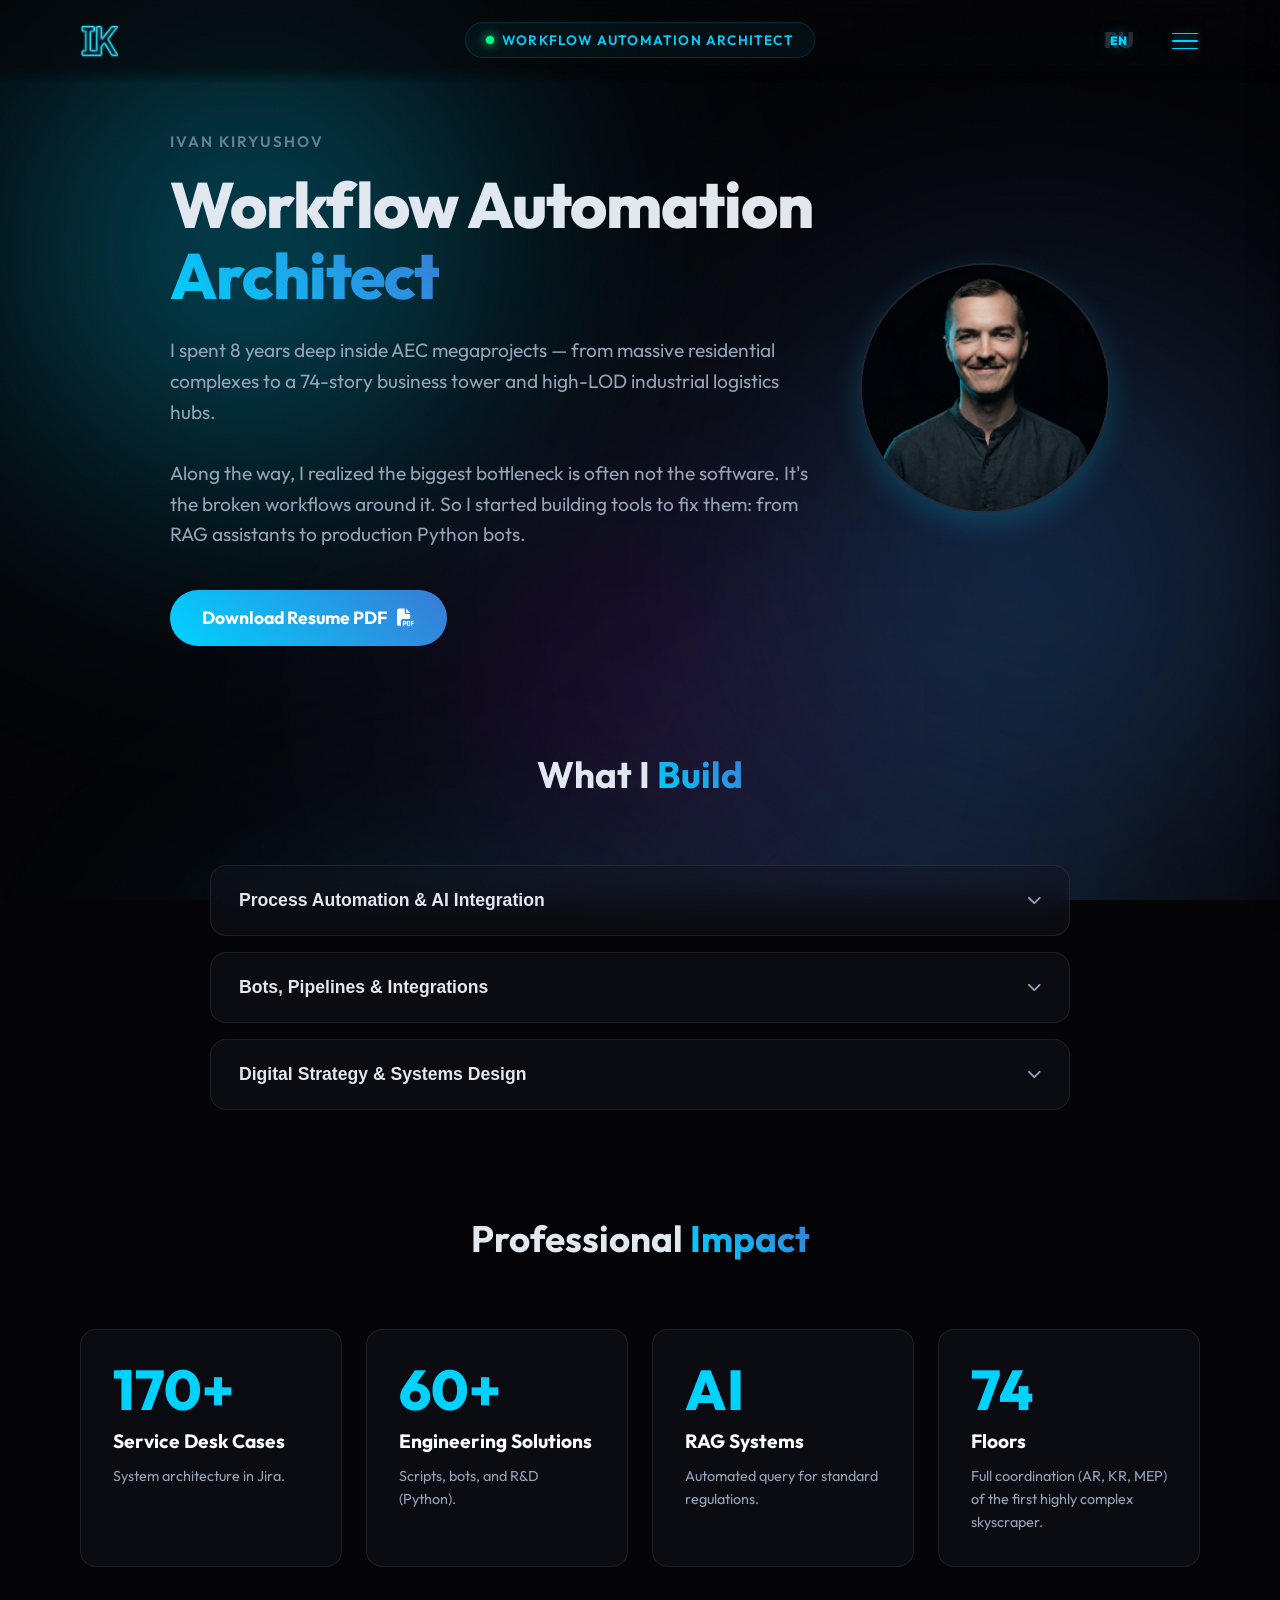
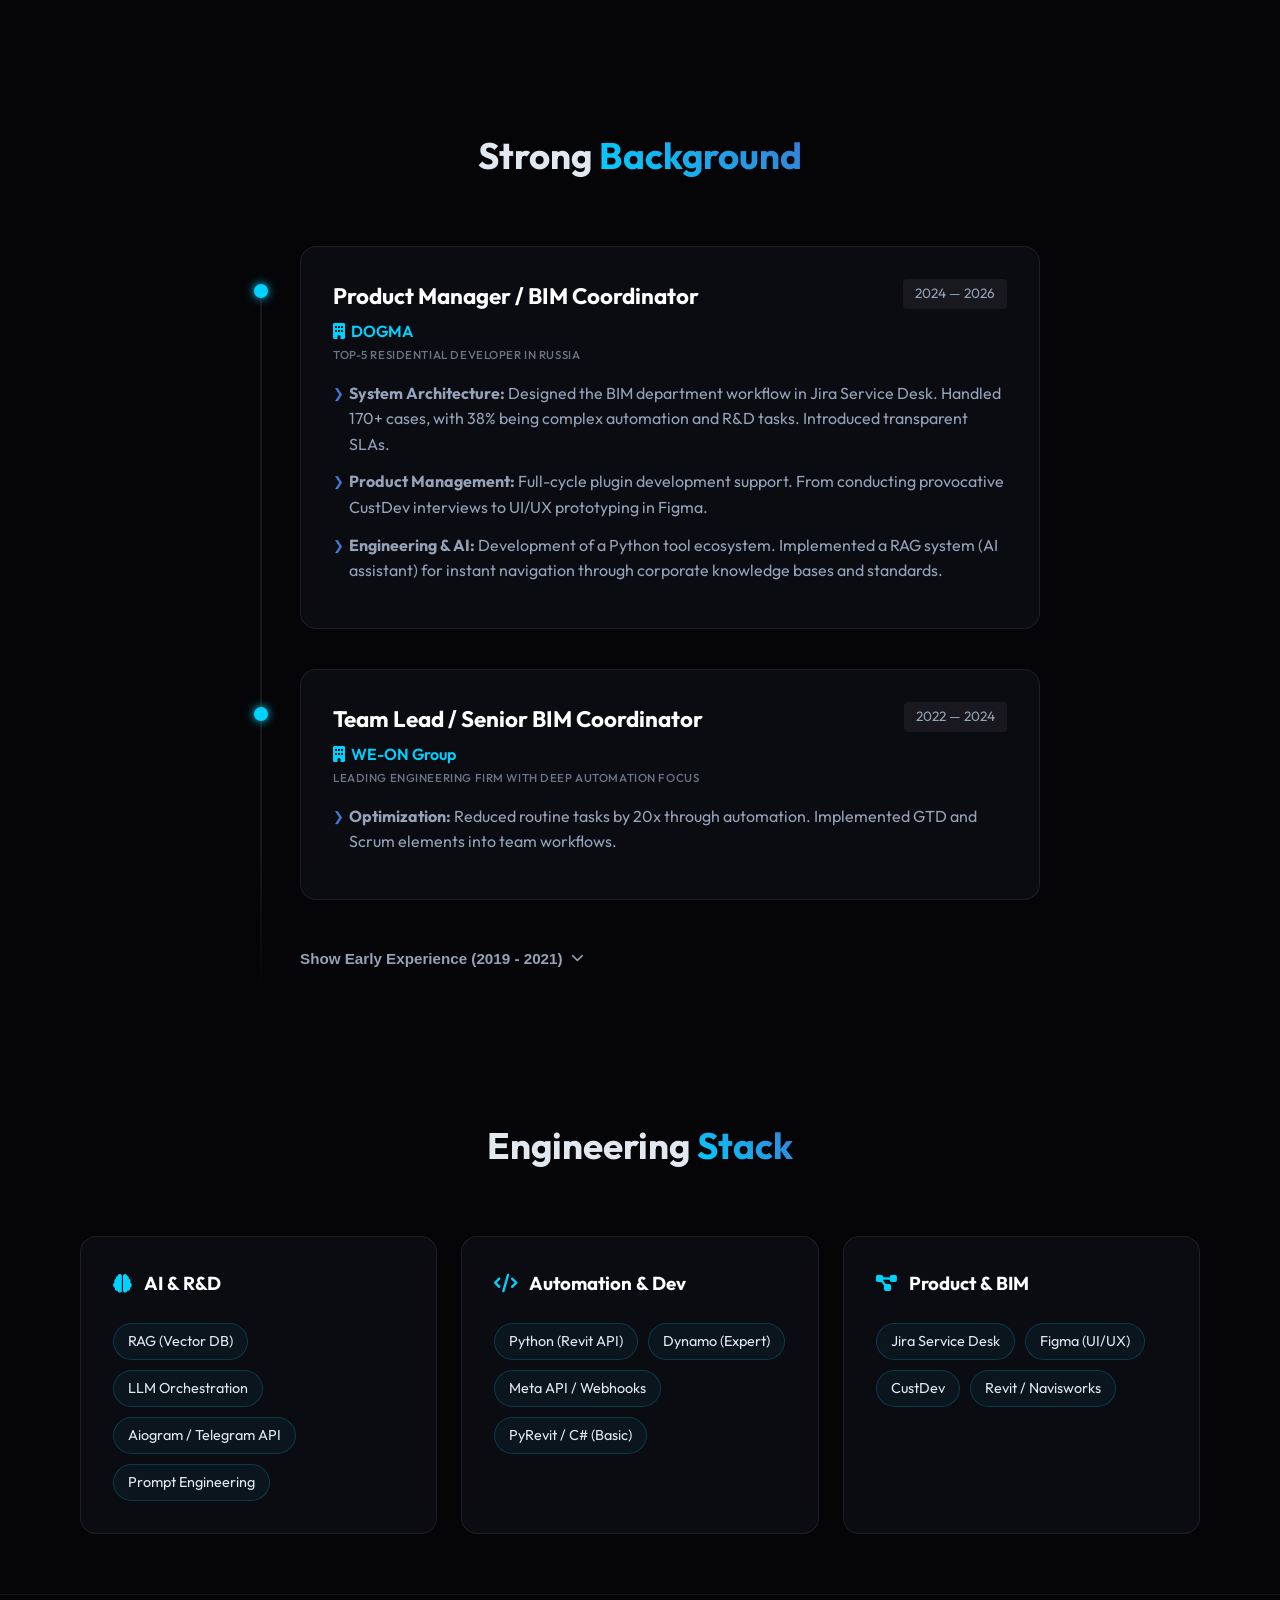
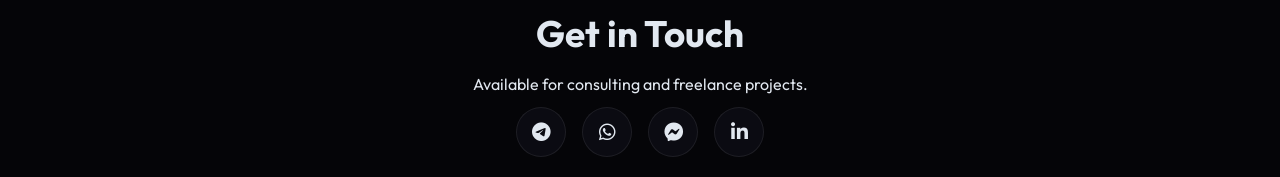
<file: index.html>
<!DOCTYPE html>
<html lang="en">

<head>
    <meta charset="UTF-8">
    <meta name="viewport" content="width=device-width, initial-scale=1.0, maximum-scale=1.0, user-scalable=no">
    <title>Ivan Kiryushov | Workflow Automation Architect</title>
    <meta name="description"
        content="Workflow Automation Architect. Transforming manual engineering tasks into scalable automation via Python, n8n, and custom bots.">
    <link rel="preconnect" href="https://fonts.googleapis.com">
    <link rel="preconnect" href="https://fonts.gstatic.com" crossorigin>
    <link href="https://fonts.googleapis.com/css2?family=Outfit:wght@300;400;600;800&display=swap" rel="stylesheet">
    <link rel="stylesheet" href="https://cdnjs.cloudflare.com/ajax/libs/font-awesome/6.4.0/css/all.min.css">
    <link rel="stylesheet" href="style.css">
    <link rel="icon" type="image/png" href="favicon.png">
    <link rel="apple-touch-icon" href="apple-touch-icon.png">
</head>

<body>
    <div class="noise-overlay"></div>
    <!-- Фоновые градиентные пятна для Glassmorphism -->
    <div class="blob-wrapper">
        <div class="blob blob-1"></div>
        <div class="blob blob-2"></div>
        <div class="blob blob-3"></div>
        <div class="blob blob-4"></div>
        <div class="blob blob-5"></div>
    </div>

    <nav class="glass-nav">
        <div class="container nav-content">
            <div class="nav-left">
                <a href="#" class="logo">
                    <img src="logo.png" alt="IK Logo" class="logo-img">
                </a>
            </div>

            <div class="nav-center">
                <div class="nav-status-container">
                    <span class="status-dot"></span>
                    <span id="dynamic-status" class="status-text">Workflow Automation Architect</span>
                </div>
            </div>
            <div class="nav-right">
                <a href="ru.html" class="lang-stack">
                    <span class="lang-bg">RU</span>
                    <span class="lang-fg">EN</span>
                </a>
                <!-- Burger Button -->
                <button class="menu-toggle" id="menu-toggle" aria-label="Menu">
                    <span></span>
                    <span></span>
                    <span></span>
                </button>
            </div>
        </div>
    </nav>

    <!-- Mobile Menu (Side Drawer) -->
    <div class="menu-dimmer" id="menu-dimmer"></div>
    <div class="mobile-drawer" id="mobile-drawer">
        <div class="drawer-header">
            <a href="ru.html?menu=active" class="lang-stack" style="margin-left: 10px;">
                <span class="lang-bg">RU</span>
                <span class="lang-fg">EN</span>
            </a>
            <button class="close-drawer" id="close-drawer" aria-label="Close">
                <i class="fas fa-times"></i>
            </button>
        </div>
        <div class="drawer-content">
            <ul class="drawer-nav">
                <li><a href="#services">Services</a></li>
                <li><a href="#stats">Impact</a></li>
                <li><a href="#experience">Experience</a></li>
                <li><a href="#skills">Stack</a></li>
            </ul>
            <div class="drawer-footer">
                <p>Contact me:</p>
                <div class="drawer-socials">
                    <a href="https://t.me/bimivan" target="_blank" class="glass-icon"><i
                            class="fab fa-telegram-plane"></i></a>
                    <a href="#" target="_blank" class="glass-icon"><i class="fab fa-whatsapp"></i></a>
                    <a href="#" target="_blank" class="glass-icon"><i class="fab fa-facebook-messenger"></i></a>
                    <a href="https://www.linkedin.com/in/ivan-kiryushov-5489a4198/" target="_blank"
                        class="glass-icon"><i class="fab fa-linkedin-in"></i></a>
                </div>
            </div>
        </div>
    </div>

    <header class="hero">
        <div class="container hero-content fade-up">
            <div class="hero-text-block">
                <p class="hero-name-tag">Ivan Kiryushov</p>
                <h1>Workflow Automation <br><span class="accent">Architect</span></h1>
                <p class="subtitle" style="max-width: 650px;">
                    I spent 8 years deep inside AEC megaprojects — from massive residential complexes to a 74-story
                    business tower and high-LOD industrial logistics hubs.<br><br>
                    Along the way, I realized the biggest bottleneck is often not the software. It's the broken
                    workflows around it. So I started building tools to fix them: from RAG assistants to production
                    Python bots.
                </p>
                <div class="hero-actions">
                    <a href="assets/Ivan_Kiryushov_Resume_EN.pdf" class="btn btn-primary" download>Download Resume PDF
                        <i class="fas fa-file-pdf"></i></a>
                </div>
            </div>

            <div class="hero-photo-block" style="position: relative;">
                <div class="glass-photo-wrapper"
                    style="width: 250px; height: 250px; border-radius: 50%; overflow: hidden; background: var(--glass-bg); border: 2px solid var(--glass-border); box-shadow: 0 10px 30px rgba(0, 210, 255, 0.2); position: relative; display: flex; align-items: center; justify-content: center;">
                    <img src="profile.png" alt="Ivan Kiryushov" style="width: 100%; height: 100%; object-fit: cover;">
                </div>
            </div>
        </div>
    </header>

    <section id="services" class="services section-pad">
        <div class="container">
            <h2 class="section-title text-center fade-up">What I <span class="accent">Build</span></h2>
            <div class="services-list fade-up">

                <div class="service-accordion glass-card">
                    <button class="service-header" aria-expanded="false">
                        <div class="service-header-left">
                            <span class="service-title">Process Automation & AI Integration</span>
                        </div>
                        <i class="fas fa-chevron-down service-chevron"></i>
                    </button>
                    <div class="service-body">
                        <p>Audit broken workflows, then fix them with code. I build Python scripts, n8n pipelines, and
                            RAG AI assistants that navigate your knowledge base (Confluence, Notion, Google Drive) and
                            answer questions instantly — no more Ctrl+F through 500-page docs.</p>
                        <div class="service-tags">
                            <span>Python</span><span>n8n</span><span>RAG / Vector
                                DB</span><span>Confluence</span><span>Jira Automation</span>
                        </div>
                    </div>
                </div>

                <div class="service-accordion glass-card">
                    <button class="service-header" aria-expanded="false">
                        <div class="service-header-left">
                            <span class="service-title">Bots, Pipelines & Integrations</span>
                        </div>
                        <i class="fas fa-chevron-down service-chevron"></i>
                    </button>
                    <div class="service-body">
                        <p>Production-grade Telegram bots deployed on Docker/VPS — not hobby scripts. I wire them into
                            your CRM, Google Sheets, WhatsApp, or internal APIs. I also build data pipelines that run
                            quietly in the background and never need babysitting.</p>
                        <div class="service-tags">
                            <span>FastAPI</span><span>Aiogram</span><span>Docker</span><span>VPS</span><span>Webhooks</span><span>Google
                                Sheets API</span>
                        </div>
                    </div>
                </div>

                <div class="service-accordion glass-card">
                    <button class="service-header" aria-expanded="false">
                        <div class="service-header-left">
                            <span class="service-title">Digital Strategy & Systems Design</span>
                        </div>
                        <i class="fas fa-chevron-down service-chevron"></i>
                    </button>
                    <div class="service-body">
                        <p>Before touching any code, I run a structured process audit. I interview the team (CustDev),
                            map the real bottlenecks, and design a digital system — Jira structure, SLA frameworks,
                            regulation rollouts. Figma prototyping if a UI is involved. The result: a clear roadmap, not
                            a pile of features nobody will use.</p>
                        <div class="service-tags">
                            <span>Jira Service Desk</span><span>Figma</span><span>CustDev</span><span>Process
                                Mapping</span><span>SLA Design</span>
                        </div>
                    </div>
                </div>

            </div>
        </div>
    </section>

    <section id="stats" class="stats">
        <div class="container fade-up" style="margin-bottom: 40px;">
            <h2 class="section-title text-center">Professional <span class="accent">Impact</span></h2>
        </div>
        <div class="container stats-grid delay-1 fade-up">
            <div class="stat-card glass-card">
                <div class="stat-number">170+</div>
                <div class="stat-label">Service Desk Cases</div>
                <div class="stat-desc">System architecture in Jira.</div>
            </div>
            <div class="stat-card glass-card">
                <div class="stat-number">60+</div>
                <div class="stat-label">Engineering Solutions</div>
                <div class="stat-desc">Scripts, bots, and R&D (Python).</div>
            </div>
            <div class="stat-card glass-card">
                <div class="stat-number">AI</div>
                <div class="stat-label">RAG Systems</div>
                <div class="stat-desc">Automated query for standard regulations.</div>
            </div>
            <div class="stat-card glass-card">
                <div class="stat-number">74</div>
                <div class="stat-label">Floors</div>
                <div class="stat-desc">Full coordination (AR, KR, MEP) of the first highly complex skyscraper.</div>
            </div>
        </div>
    </section>

    <section id="experience" class="experience section-pad">
        <div class="container">
            <h2 class="section-title text-center fade-up">Strong <span class="accent">Background</span></h2>

            <div class="timeline">
                <div class="timeline-item fade-up">
                    <div class="timeline-dot"></div>
                    <div class="glass-card timeline-content">
                        <div class="job-header">
                            <div>
                                <h3>Product Manager / BIM Coordinator</h3>
                                <div class="company"><i class="fas fa-building"></i> DOGMA</div>
                                <span class="company-tagline">TOP-5 Residential Developer in Russia</span>
                            </div>
                            <div class="period">2024 — 2026</div>
                        </div>
                        <ul class="job-details">
                            <li><strong>System Architecture:</strong> Designed the BIM department workflow in Jira
                                Service Desk. Handled 170+ cases, with 38% being complex automation and R&D tasks.
                                Introduced transparent SLAs.</li>
                            <li><strong>Product Management:</strong> Full-cycle plugin development support. From
                                conducting provocative CustDev interviews to UI/UX prototyping in Figma.</li>
                            <li><strong>Engineering & AI:</strong> Development of a Python tool ecosystem. Implemented a
                                RAG system (AI assistant) for instant navigation through corporate knowledge bases and
                                standards.</li>
                        </ul>
                    </div>
                </div>

                <div class="timeline-item fade-up">
                    <div class="timeline-dot"></div>
                    <div class="glass-card timeline-content">
                        <div class="job-header">
                            <div>
                                <h3>Team Lead / Senior BIM Coordinator</h3>
                                <div class="company"><i class="fas fa-building"></i> WE-ON Group</div>
                                <span class="company-tagline">Leading engineering firm with deep automation focus</span>
                            </div>
                            <div class="period">2022 — 2024</div>
                        </div>
                        <ul class="job-details">
                            <li><strong>Optimization:</strong> Reduced routine tasks by 20x through automation.
                                Implemented GTD and Scrum elements into team workflows.</li>
                        </ul>
                    </div>
                </div>

                <div class="exp-accordion">
                    <button class="exp-header">
                        <span>Show Early Experience (2019 - 2021)</span>
                        <i class="fas fa-chevron-down exp-chevron"></i>
                    </button>
                    <div class="exp-body">
                        <div class="exp-content">
                            <!-- Severin Development -->
                            <div class="timeline-item" style="margin-bottom: 0;">
                                <div class="timeline-dot" style="z-index: 2;"></div>
                                <div class="glass-card timeline-content">
                                    <div class="job-header">
                                        <div>
                                            <h3>BIM Coordinator</h3>
                                            <div class="company"><i class="fas fa-city"></i> Severin Development</div>
                                            <span class="company-tagline">Innovation incubator & birthplace of the
                                                "Signal"
                                                ecosystem and 3D-scanning technologies</span>
                                        </div>
                                        <div class="period">2020 — 2021</div>
                                    </div>
                                    <ul class="job-details">
                                        <li><strong>Complex Modeling:</strong> Coordination of a 74-story tower (AR, KR,
                                            MEP) in
                                            Moscow City.</li>
                                        <li><strong>R&D / Team Leading:</strong> Development of Scan-to-BIM workflows
                                            (point
                                            clouds). Task distribution management.</li>
                                    </ul>
                                </div>
                            </div>

                            <!-- MK3 Engineering -->
                            <div class="timeline-item" style="margin-bottom: 0; margin-top: 24px;">
                                <div class="timeline-dot" style="z-index: 2;"></div>
                                <div class="glass-card timeline-content">
                                    <div class="job-header">
                                        <div>
                                            <h3>BIM Coordinator</h3>
                                            <div class="company"><i class="fas fa-industry"></i> MK3 Engineering</div>
                                            <span class="company-tagline">Award-winning industrial & high-LOD design
                                                experts</span>
                                        </div>
                                        <div class="period">2019 — 2020</div>
                                    </div>
                                    <ul class="job-details">
                                        <li><strong>Recognition:</strong> Industrial project won <strong>2nd
                                                place</strong> in the All-Russian BIM Technology Competition 2020.</li>
                                        <li><strong>Quality Control:</strong> Optimized clash detection algorithms,
                                            reducing design errors by 30% through automated reporting.</li>
                                    </ul>
                                </div>
                            </div>
                        </div>
                    </div>
                </div>
            </div>
        </div>
    </section>

    <section id="skills" class="skills section-pad">
        <div class="container fade-up">
            <h2 class="section-title text-center">Engineering <span class="accent">Stack</span></h2>
            <div class="skills-grid">
                <!-- AI & Automation -->
                <div class="glass-card skill-category">
                    <h3><i class="fas fa-brain"></i> AI & R&D</h3>
                    <div class="skill-tags">
                        <span>RAG (Vector DB)</span>
                        <span>LLM Orchestration</span>
                        <span>Aiogram / Telegram API</span>
                        <span>Prompt Engineering</span>
                    </div>
                </div>
                <!-- Core Dev -->
                <div class="glass-card skill-category">
                    <h3><i class="fas fa-code"></i> Automation & Dev</h3>
                    <div class="skill-tags">
                        <span>Python (Revit API)</span>
                        <span>Dynamo (Expert)</span>
                        <span>Meta API / Webhooks</span>
                        <span>PyRevit / C# (Basic)</span>
                    </div>
                </div>
                <!-- Management -->
                <div class="glass-card skill-category">
                    <h3><i class="fas fa-project-diagram"></i> Product & BIM</h3>
                    <div class="skill-tags">
                        <span>Jira Service Desk</span>
                        <span>Figma (UI/UX)</span>
                        <span>CustDev</span>
                        <span>Revit / Navisworks</span>
                    </div>
                </div>
            </div>
        </div>
    </section>


    <footer class="footer">
        <div class="container footer-content fade-up">
            <div class="footer-cta">
                <h2>Get in Touch</h2>
                <p>Available for consulting and freelance projects.</p>
            </div>
            <div class="social-links">
                <a href="https://t.me/bimivan" target="_blank" class="glass-icon"><i
                        class="fab fa-telegram-plane"></i></a>
                <a href="https://wa.me/79959209584" target="_blank" class="glass-icon"><i
                        class="fab fa-whatsapp"></i></a>
                <a href="https://m.me/ivan.kiryushov" target="_blank" class="glass-icon"><i
                        class="fab fa-facebook-messenger"></i></a>
                <a href="https://www.linkedin.com/in/ivan-kiryushov-5489a4198/" target="_blank" class="glass-icon"><i
                        class="fab fa-linkedin-in"></i></a>
            </div>
        </div>
    </footer>


    <script src="app.js"></script>
</body>

</html>
</file>
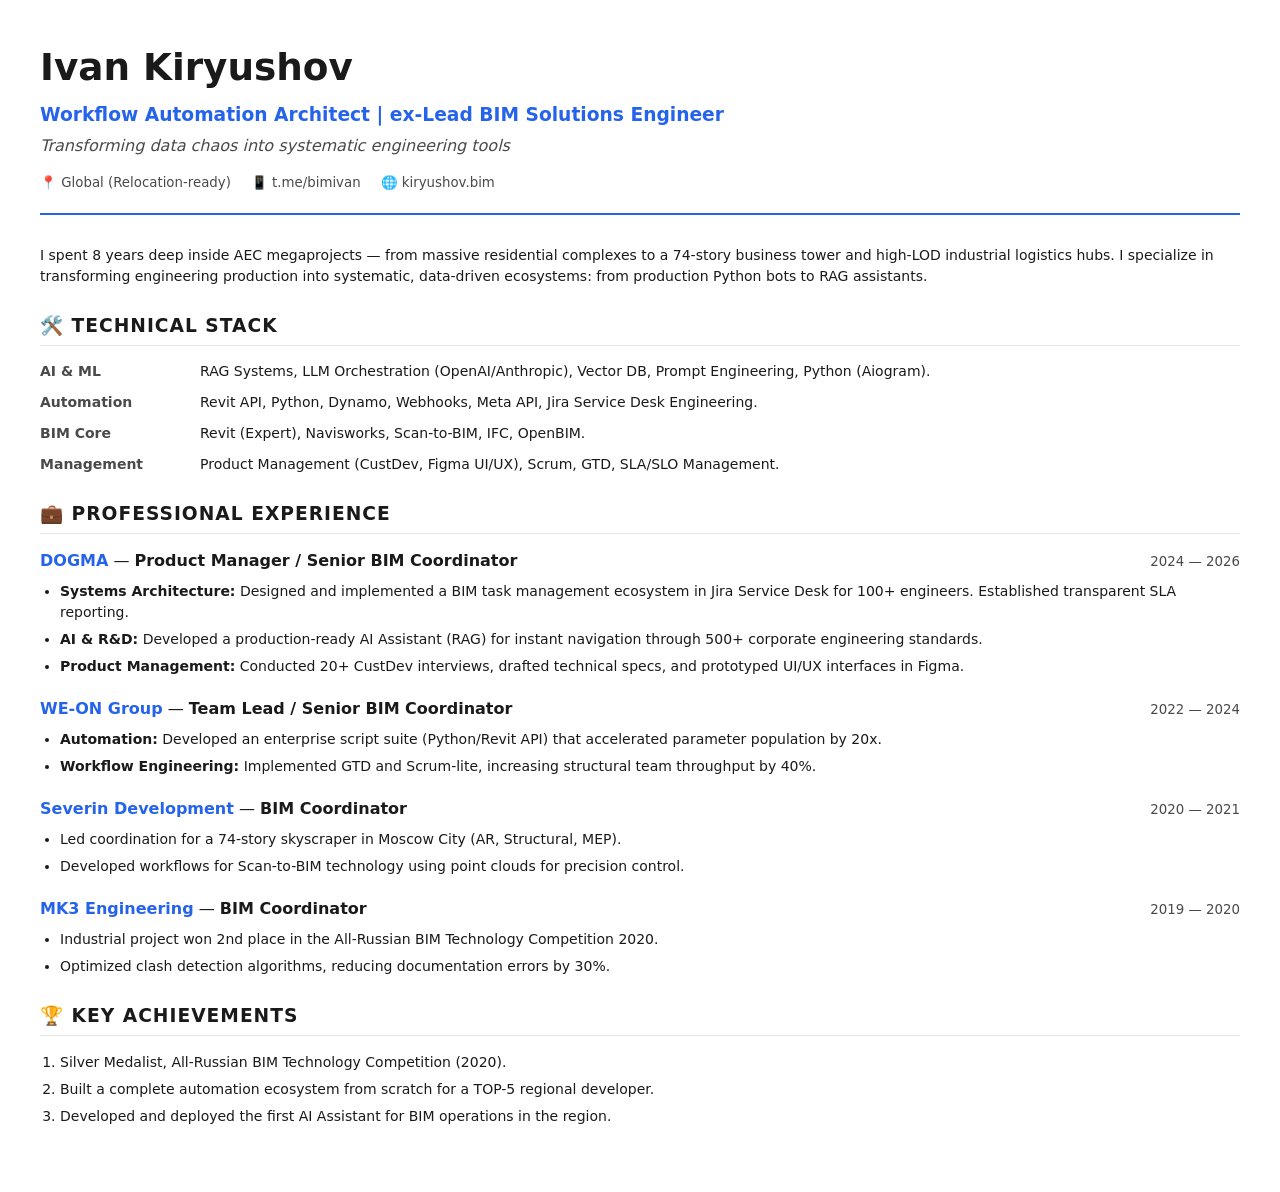
<file: print_en.html>
<!DOCTYPE html>
<html lang="en">
<head>
    <meta charset="UTF-8">
    <title>Ivan Kiryushov | Resume</title>
    <style>
        :root {
            --text-main: #1a1a1a;
            --text-muted: #4a4a4a;
            --accent: #2563eb;
            --border: #e5e7eb;
        }
        * { box-sizing: border-box; }
        body {
            font-family: 'Inter', -apple-system, system-ui, sans-serif;
            color: var(--text-main);
            line-height: 1.5;
            margin: 0;
            padding: 40px;
            background: #fff;
        }
        .header {
            border-bottom: 2px solid var(--accent);
            padding-bottom: 20px;
            margin-bottom: 30px;
        }
        h1 { margin: 0; font-size: 28pt; color: var(--text-main); }
        .subtitle { font-size: 14pt; font-weight: 600; color: var(--accent); margin-top: 5px; }
        .motto { font-style: italic; color: var(--text-muted); margin-top: 5px; }
        
        .contact-info {
            display: flex;
            gap: 20px;
            margin-top: 15px;
            font-size: 10pt;
            color: var(--text-muted);
        }
        .contact-info a { color: var(--text-muted); text-decoration: none; }

        section { margin-bottom: 25px; }
        h2 { 
            font-size: 14pt; 
            text-transform: uppercase; 
            letter-spacing: 1px; 
            border-bottom: 1px solid var(--border);
            padding-bottom: 5px;
            margin-bottom: 15px;
            color: var(--text-main);
        }

        .skills-grid {
            display: grid;
            grid-template-columns: 150px 1fr;
            gap: 10px;
            font-size: 10.5pt;
            margin-bottom: 10px;
        }
        .skills-label { font-weight: 700; color: var(--text-muted); }

        .job { margin-bottom: 20px; }
        .job-header { display: flex; justify-content: space-between; align-items: baseline; }
        .job-title { font-weight: 700; font-size: 12pt; }
        .job-company { color: var(--accent); font-weight: 600; }
        .job-period { font-size: 10pt; color: var(--text-muted); }

        ul { padding-left: 20px; margin-top: 8px; }
        li { margin-bottom: 6px; font-size: 10.5pt; }
        
        .achievements ol { padding-left: 20px; }

        @media print {
            body { padding: 0; }
            a { text-decoration: none; color: black; }
        }
    </style>
</head>
<body>
    <div class="header">
        <h1>Ivan Kiryushov</h1>
        <div class="subtitle">Workflow Automation Architect | ex-Lead BIM Solutions Engineer</div>
        <div class="motto">Transforming data chaos into systematic engineering tools</div>
        <div class="contact-info">
            <span>📍 Global (Relocation-ready)</span>
            <span>📱 t.me/bimivan</span>
            <span>🌐 kiryushov.bim</span>
        </div>
    </div>

    <section>
        <p style="font-size: 10.5pt; margin: 0;">I spent 8 years deep inside AEC megaprojects — from massive residential complexes to a 74-story business tower and high-LOD industrial logistics hubs. I specialize in transforming engineering production into systematic, data-driven ecosystems: from production Python bots to RAG assistants.</p>
    </section>

    <section>
        <h2>🛠️ Technical Stack</h2>
        <div class="skills-grid">
            <div class="skills-label">AI & ML</div>
            <div class="skills-content">RAG Systems, LLM Orchestration (OpenAI/Anthropic), Vector DB, Prompt Engineering, Python (Aiogram).</div>
        </div>
        <div class="skills-grid">
            <div class="skills-label">Automation</div>
            <div class="skills-content">Revit API, Python, Dynamo, Webhooks, Meta API, Jira Service Desk Engineering.</div>
        </div>
        <div class="skills-grid">
            <div class="skills-label">BIM Core</div>
            <div class="skills-content">Revit (Expert), Navisworks, Scan-to-BIM, IFC, OpenBIM.</div>
        </div>
        <div class="skills-grid">
            <div class="skills-label">Management</div>
            <div class="skills-content">Product Management (CustDev, Figma UI/UX), Scrum, GTD, SLA/SLO Management.</div>
        </div>
    </section>

    <section>
        <h2>💼 Professional Experience</h2>
        
        <div class="job">
            <div class="job-header">
                <div>
                    <span class="job-company">DOGMA</span> — <span class="job-title">Product Manager / Senior BIM Coordinator</span>
                </div>
                <div class="job-period">2024 — 2026</div>
            </div>
            <ul>
                <li><strong>Systems Architecture:</strong> Designed and implemented a BIM task management ecosystem in Jira Service Desk for 100+ engineers. Established transparent SLA reporting.</li>
                <li><strong>AI & R&D:</strong> Developed a production-ready AI Assistant (RAG) for instant navigation through 500+ corporate engineering standards.</li>
                <li><strong>Product Management:</strong> Conducted 20+ CustDev interviews, drafted technical specs, and prototyped UI/UX interfaces in Figma.</li>
            </ul>
        </div>

        <div class="job">
            <div class="job-header">
                <div>
                    <span class="job-company">WE-ON Group</span> — <span class="job-title">Team Lead / Senior BIM Coordinator</span>
                </div>
                <div class="job-period">2022 — 2024</div>
            </div>
            <ul>
                <li><strong>Automation:</strong> Developed an enterprise script suite (Python/Revit API) that accelerated parameter population by 20x.</li>
                <li><strong>Workflow Engineering:</strong> Implemented GTD and Scrum-lite, increasing structural team throughput by 40%.</li>
            </ul>
        </div>

        <div class="job">
            <div class="job-header">
                <div>
                    <span class="job-company">Severin Development</span> — <span class="job-title">BIM Coordinator</span>
                </div>
                <div class="job-period">2020 — 2021</div>
            </div>
            <ul>
                <li>Led coordination for a 74-story skyscraper in Moscow City (AR, Structural, MEP).</li>
                <li>Developed workflows for Scan-to-BIM technology using point clouds for precision control.</li>
            </ul>
        </div>

        <div class="job">
            <div class="job-header">
                <div>
                    <span class="job-company">MK3 Engineering</span> — <span class="job-title">BIM Coordinator</span>
                </div>
                <div class="job-period">2019 — 2020</div>
            </div>
            <ul>
                <li>Industrial project won 2nd place in the All-Russian BIM Technology Competition 2020.</li>
                <li>Optimized clash detection algorithms, reducing documentation errors by 30%.</li>
            </ul>
        </div>
    </section>

    <section class="achievements">
        <h2>🏆 Key Achievements</h2>
        <ol>
            <li>Silver Medalist, All-Russian BIM Technology Competition (2020).</li>
            <li>Built a complete automation ecosystem from scratch for a TOP-5 regional developer.</li>
            <li>Developed and deployed the first AI Assistant for BIM operations in the region.</li>
        </ol>
    </section>
</body>
</html>
</file>
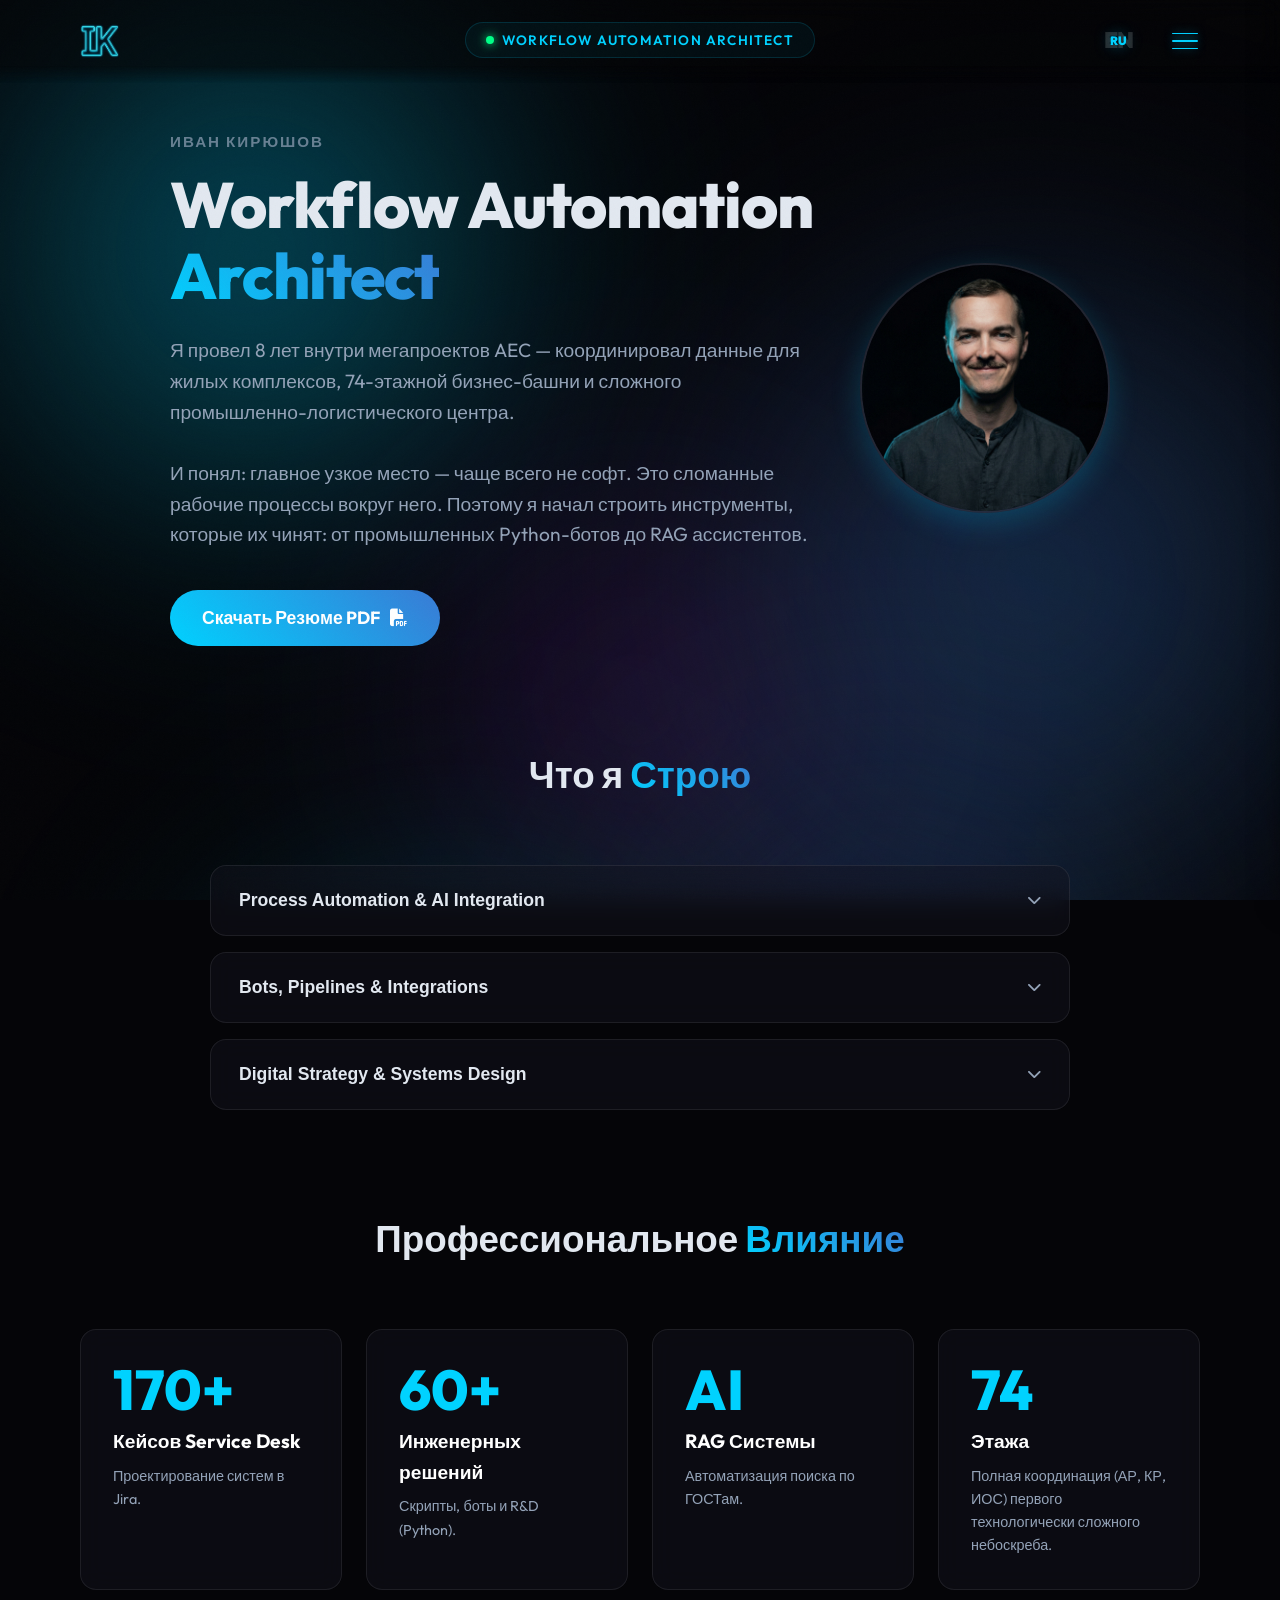
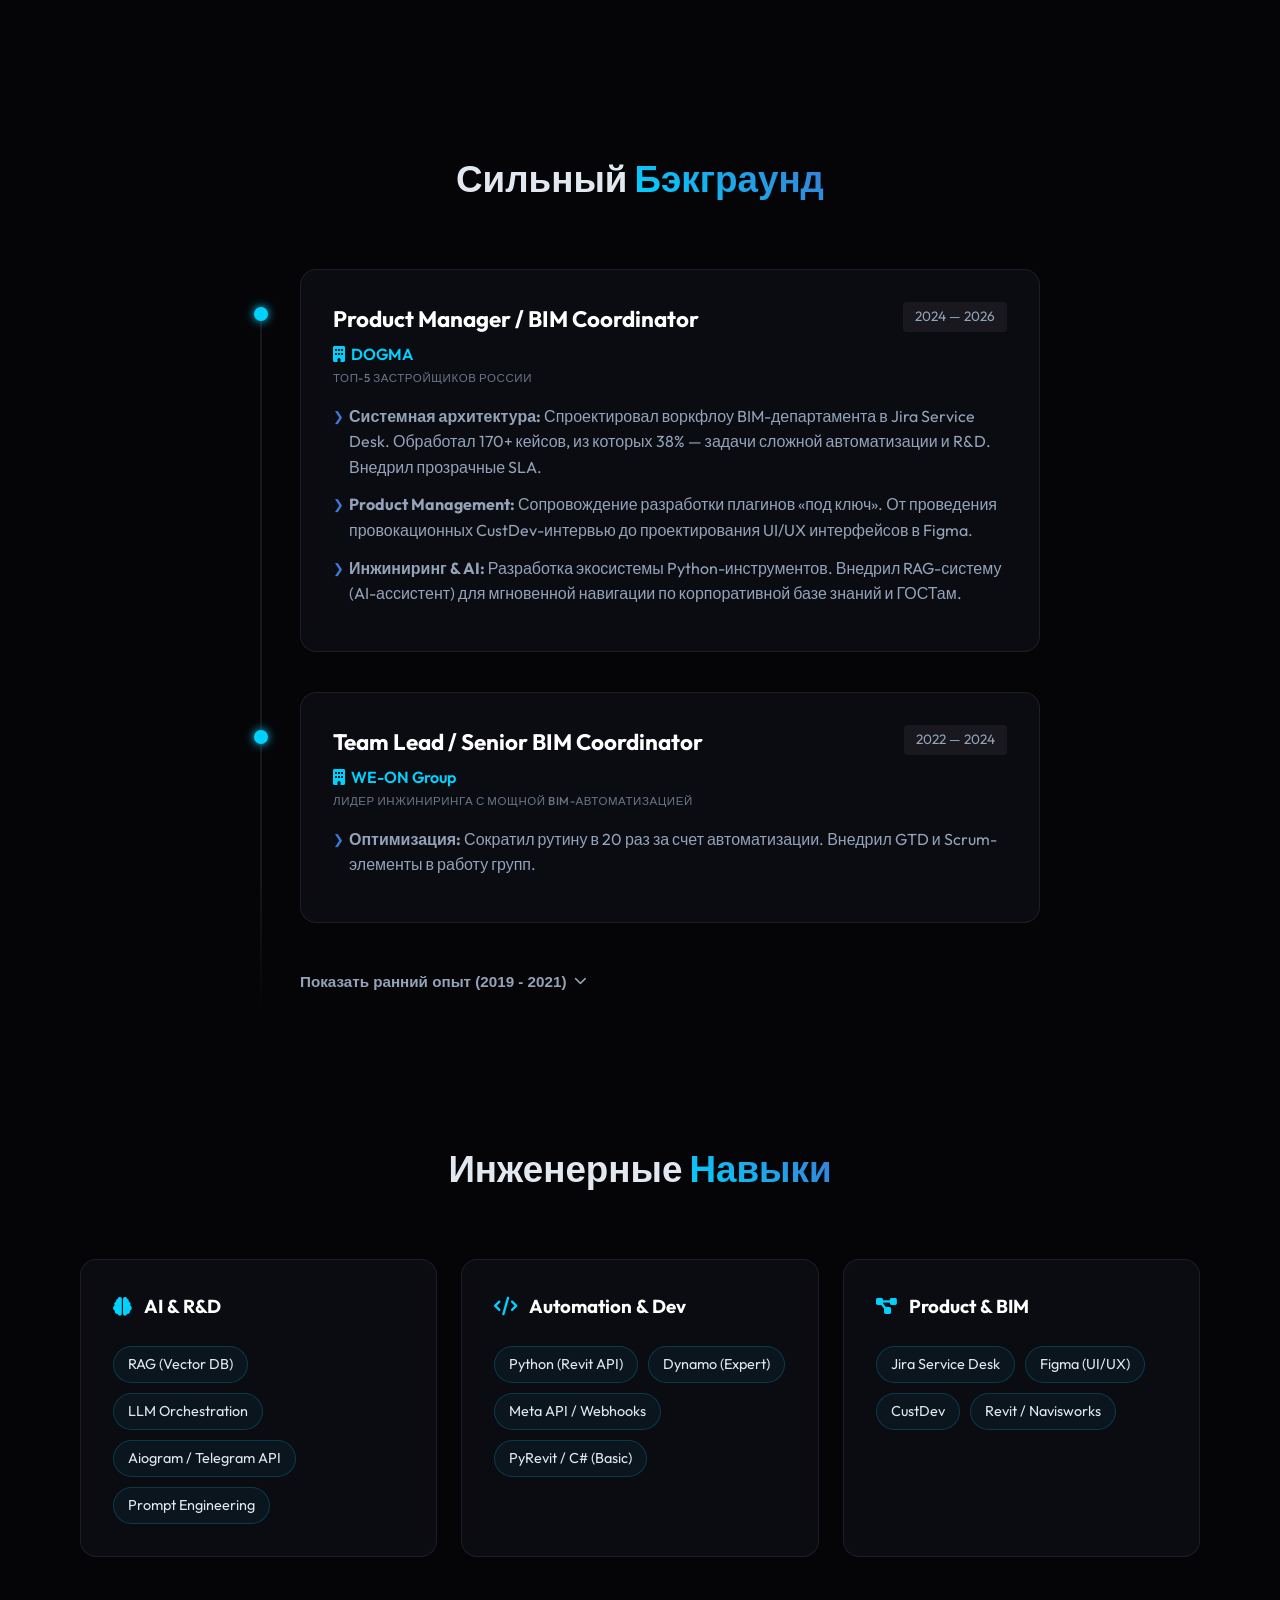
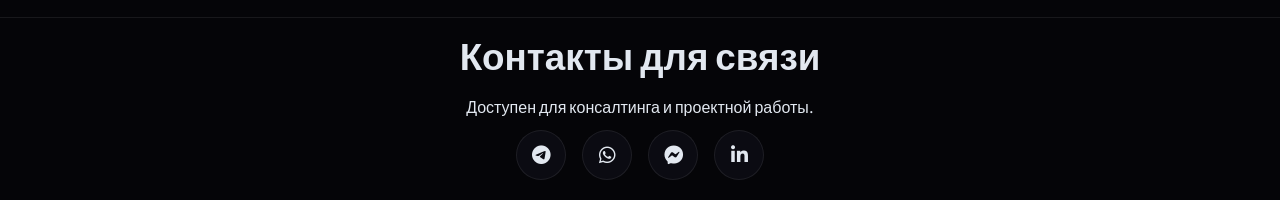
<file: ru.html>
<!DOCTYPE html>
<html lang="ru">

<head>
    <meta charset="UTF-8">
    <meta name="viewport" content="width=device-width, initial-scale=1.0, maximum-scale=1.0, user-scalable=no">
    <title>Иван Кирюшов | Workflow Automation Architect</title>
    <meta name="description"
        content="Workflow Automation Architect. Превращаю рутину в системную автоматизацию данных через Python, n8n и кастомных ботов.">
    <link rel="preconnect" href="https://fonts.googleapis.com">
    <link rel="preconnect" href="https://fonts.gstatic.com" crossorigin>
    <link href="https://fonts.googleapis.com/css2?family=Outfit:wght@300;400;600;800&display=swap" rel="stylesheet">
    <link rel="stylesheet" href="https://cdnjs.cloudflare.com/ajax/libs/font-awesome/6.4.0/css/all.min.css">
    <link rel="stylesheet" href="style.css">
    <link rel="icon" type="image/png" href="favicon.png">
    <link rel="apple-touch-icon" href="apple-touch-icon.png">
</head>

<body>
    <div class="noise-overlay"></div>
    <!-- Фоновые градиентные пятна для Glassmorphism -->
    <div class="blob-wrapper">
        <div class="blob blob-1"></div>
        <div class="blob blob-2"></div>
        <div class="blob blob-3"></div>
        <div class="blob blob-4"></div>
        <div class="blob blob-5"></div>
    </div>

    <nav class="glass-nav">
        <div class="container nav-content">
            <div class="nav-left">
                <a href="#" class="logo">
                    <img src="logo.png" alt="IK Logo" class="logo-img">
                </a>
            </div>

            <!-- Центр: Динамический статус -->
            <div class="nav-center">
                <div class="nav-status-container">
                    <span class="status-dot"></span>
                    <span id="dynamic-status" class="status-text">Workflow Automation Architect</span>
                </div>
            </div>
            <div class="nav-right">
                <a href="index.html" class="lang-stack">
                    <span class="lang-bg">EN</span>
                    <span class="lang-fg">RU</span>
                </a>
                <!-- Бургер-кнопка -->
                <button class="menu-toggle" id="menu-toggle" aria-label="Menu">
                    <span></span>
                    <span></span>
                    <span></span>
                </button>
            </div>
        </div>
    </nav>

    <!-- Мобильное меню (Боковая панель) -->
    <div class="menu-dimmer" id="menu-dimmer"></div>
    <div class="mobile-drawer" id="mobile-drawer">
        <div class="drawer-header">
            <a href="index.html?menu=active" class="lang-stack" style="margin-left: 10px;">
                <span class="lang-bg">EN</span>
                <span class="lang-fg">RU</span>
            </a>
            <button class="close-drawer" id="close-drawer" aria-label="Close">
                <i class="fas fa-times"></i>
            </button>
        </div>
        <div class="drawer-content">
            <ul class="drawer-nav">
                <li><a href="#services">Услуги</a></li>
                <li><a href="#stats">Влияние</a></li>
                <li><a href="#experience">Опыт</a></li>
                <li><a href="#skills">Навыки</a></li>
            </ul>
            <div class="drawer-footer">
                <p>Связаться:</p>
                <div class="drawer-socials">
                    <a href="https://t.me/bimivan" target="_blank" class="glass-icon"><i
                            class="fab fa-telegram-plane"></i></a>
                    <a href="https://wa.me/79959209584" target="_blank" class="glass-icon"><i
                            class="fab fa-whatsapp"></i></a>
                    <a href="https://m.me/kiryvanya" target="_blank" class="glass-icon"><i
                            class="fab fa-facebook-messenger"></i></a>
                    <a href="https://www.linkedin.com/in/ivan-kiryushov-5489a4198/" target="_blank"
                        class="glass-icon"><i class="fab fa-linkedin-in"></i></a>
                </div>
            </div>
        </div>
    </div>

    <header class="hero">
        <div class="container hero-content fade-up">
            <div class="hero-text-block">
                <p class="hero-name-tag">Иван Кирюшов</p>
                <h1>Workflow Automation <br><span class="accent">Architect</span></h1>
                <p class="subtitle" style="max-width: 650px;">
                    Я провел 8 лет внутри мегапроектов AEC — координировал данные для жилых комплексов, 74-этажной
                    бизнес-башни и сложного промышленно-логистического центра.<br><br>
                    И понял: главное узкое место — чаще всего не софт. Это сломанные рабочие процессы вокруг него.
                    Поэтому я начал строить инструменты, которые их чинят: от промышленных Python-ботов до RAG
                    ассистентов.
                </p>
                <div class="hero-actions">
                    <a href="assets/Ivan_Kiryushov_Resume_RU.pdf" class="btn btn-primary" download>Скачать Резюме PDF <i
                            class="fas fa-file-pdf"></i></a>
                </div>
            </div>

            <div class="hero-photo-block" style="position: relative;">
                <div class="glass-photo-wrapper"
                    style="width: 250px; height: 250px; border-radius: 50%; overflow: hidden; background: var(--glass-bg); border: 2px solid var(--glass-border); box-shadow: 0 10px 30px rgba(0, 210, 255, 0.2); position: relative; display: flex; align-items: center; justify-content: center;">
                    <img src="profile.png" alt="Иван Кирюшов" style="width: 100%; height: 100%; object-fit: cover;">
                </div>
            </div>
        </div>
    </header>

    <section id="services" class="services section-pad">
        <div class="container">
            <h2 class="section-title text-center fade-up">Что я <span class="accent">Строю</span></h2>
            <div class="services-list fade-up">

                <div class="service-accordion glass-card">
                    <button class="service-header" aria-expanded="false">
                        <div class="service-header-left">
                            <span class="service-title">Process Automation & AI Integration</span>
                        </div>
                        <i class="fas fa-chevron-down service-chevron"></i>
                    </button>
                    <div class="service-body">
                        <p>Аудирую сломанные процессы — и чиню их кодом. Строю Python-скрипты, пайплайны n8n и
                            RAG-ассистентов на основе вашей базы знаний (Confluence, Notion, Google Drive): они отвечают
                            мгновенно — без Ctrl+F по 500-страничной документации.</p>
                        <div class="service-tags">
                            <span>Python</span><span>n8n</span><span>RAG / Vector
                                DB</span><span>Confluence</span><span>Jira Automation</span>
                        </div>
                    </div>
                </div>

                <div class="service-accordion glass-card">
                    <button class="service-header" aria-expanded="false">
                        <div class="service-header-left">
                            <span class="service-title">Bots, Pipelines & Integrations</span>
                        </div>
                        <i class="fas fa-chevron-down service-chevron"></i>
                    </button>
                    <div class="service-body">
                        <p>Промышленные Telegram-боты на Docker/VPS — не хобби-скрипты. Интегрирую в CRM, Google Sheets,
                            WhatsApp или внутренние API. Строю пайплайны данных, которые работают в фоне и не требуют
                            присмотра.</p>
                        <div class="service-tags">
                            <span>FastAPI</span><span>Aiogram</span><span>Docker</span><span>VPS</span><span>Webhooks</span><span>Google
                                Sheets API</span>
                        </div>
                    </div>
                </div>

                <div class="service-accordion glass-card">
                    <button class="service-header" aria-expanded="false">
                        <div class="service-header-left">
                            <span class="service-title">Digital Strategy & Systems Design</span>
                        </div>
                        <i class="fas fa-chevron-down service-chevron"></i>
                    </button>
                    <div class="service-body">
                        <p>Прежде чем трогать код — провожу структурный аудит процессов. Интервьюирую команду (CustDev),
                            нахожу настоящие узкие места, проектирую цифровую систему: структура Jira, SLA-фреймворки,
                            регламенты. Прототипирование в Figma, если нужен интерфейс. Результат: чёткий роадмап, а не
                            гора фич, которыми никто не пользуется.</p>
                        <div class="service-tags">
                            <span>Jira Service Desk</span><span>Figma</span><span>CustDev</span><span>Process
                                Mapping</span><span>SLA Design</span>
                        </div>
                    </div>
                </div>

            </div>
        </div>
    </section>

    <section id="stats" class="stats">
        <div class="container fade-up" style="margin-bottom: 40px;">
            <h2 class="section-title text-center">Профессиональное <span class="accent">Влияние</span></h2>
        </div>
        <div class="container stats-grid delay-1 fade-up">
            <div class="stat-card glass-card">
                <div class="stat-number">170+</div>
                <div class="stat-label">Кейсов Service Desk</div>
                <div class="stat-desc">Проектирование систем в Jira.</div>
            </div>
            <div class="stat-card glass-card">
                <div class="stat-number">60+</div>
                <div class="stat-label">Инженерных решений</div>
                <div class="stat-desc">Скрипты, боты и R&D (Python).</div>
            </div>
            <div class="stat-card glass-card">
                <div class="stat-number">AI</div>
                <div class="stat-label">RAG Системы</div>
                <div class="stat-desc">Автоматизация поиска по ГОСТам.</div>
            </div>
            <div class="stat-card glass-card">
                <div class="stat-number">74</div>
                <div class="stat-label">Этажа</div>
                <div class="stat-desc">Полная координация (АР, КР, ИОС) первого технологически сложного небоскреба.
                </div>
            </div>
        </div>
    </section>

    <section id="experience" class="experience section-pad">
        <div class="container">
            <h2 class="section-title text-center fade-up">Сильный <span class="accent">Бэкграунд</span></h2>

            <div class="timeline">
                <div class="timeline-item fade-up">
                    <div class="timeline-dot"></div>
                    <div class="glass-card timeline-content">
                        <div class="job-header">
                            <div>
                                <h3>Product Manager / BIM Coordinator</h3>
                                <div class="company"><i class="fas fa-building"></i> DOGMA</div>
                                <span class="company-tagline">ТОП-5 застройщиков России</span>
                            </div>
                            <div class="period">2024 — 2026</div>
                        </div>
                        <ul class="job-details">
                            <li><strong>Системная архитектура:</strong> Спроектировал воркфлоу BIM-департамента в Jira
                                Service Desk. Обработал 170+ кейсов, из которых 38% — задачи сложной автоматизации и
                                R&D. Внедрил прозрачные SLA.</li>
                            <li><strong>Product Management:</strong> Сопровождение разработки плагинов «под ключ». От
                                проведения провокационных CustDev-интервью до проектирования UI/UX интерфейсов в Figma.
                            </li>
                            <li><strong>Инжиниринг & AI:</strong> Разработка экосистемы Python-инструментов. Внедрил
                                RAG-систему (AI-ассистент) для мгновенной навигации по корпоративной базе знаний и
                                ГОСТам.</li>
                        </ul>
                    </div>
                </div>

                <div class="timeline-item fade-up">
                    <div class="timeline-dot"></div>
                    <div class="glass-card timeline-content">
                        <div class="job-header">
                            <div>
                                <h3>Team Lead / Senior BIM Coordinator</h3>
                                <div class="company"><i class="fas fa-building"></i> WE-ON Group</div>
                                <span class="company-tagline">Лидер инжиниринга с мощной BIM-автоматизацией</span>
                            </div>
                            <div class="period">2022 — 2024</div>
                        </div>
                        <ul class="job-details">
                            <li><strong>Оптимизация:</strong> Сократил рутину в 20 раз за счет автоматизации. Внедрил
                                GTD и Scrum-элементы в работу групп.</li>
                        </ul>
                    </div>
                </div>

                <div class="exp-accordion">
                    <button class="exp-header">
                        <span>Показать ранний опыт (2019 - 2021)</span>
                        <i class="fas fa-chevron-down exp-chevron"></i>
                    </button>
                    <div class="exp-body">
                        <div class="exp-content">
                            <!-- Severin Development -->
                            <div class="timeline-item" style="margin-bottom: 0;">
                                <div class="timeline-dot" style="z-index: 2;"></div>
                                <div class="glass-card timeline-content">
                                    <div class="job-header">
                                        <div>
                                            <h3>BIM Coordinator</h3>
                                            <div class="company"><i class="fas fa-city"></i> Северин Девелопмент</div>
                                            <span class="company-tagline">Колыбель экосистемы "Signal" и передовых
                                                технологий
                                                3D-сканирования</span>
                                        </div>
                                        <div class="period">2020 — 2021</div>
                                    </div>
                                    <ul class="job-details">
                                        <li><strong>Сложное моделирование:</strong> Координация 74-этажной башни (АР,
                                            КР, ИОС) в
                                            Москва-Сити.</li>
                                        <li><strong>R&D / Team Leading:</strong> Разработка процессов для технологии
                                            Scan-to-BIM
                                            (облака точек). Управление процессами распределения задач.</li>
                                    </ul>
                                </div>
                            </div>

                            <!-- MK3 Engineering -->
                            <div class="timeline-item" style="margin-bottom: 0; margin-top: 24px;">
                                <div class="timeline-dot" style="z-index: 2;"></div>
                                <div class="glass-card timeline-content">
                                    <div class="job-header">
                                        <div>
                                            <h3>BIM-координатор</h3>
                                            <div class="company"><i class="fas fa-industry"></i> МК3 Инжиниринг</div>
                                            <span class="company-tagline">Эксперты в промышленном проектировании и
                                                High-LOD моделях</span>
                                        </div>
                                        <div class="period">2019 — 2020</div>
                                    </div>
                                    <ul class="job-details">
                                        <li><strong>Признание:</strong> Промышленный проект занял <strong>2-е
                                                место</strong> на Всероссийском конкурсе BIM-технологий 2020.</li>
                                        <li><strong>Контроль качества:</strong> Оптимизировал алгоритмы проверки
                                            коллизий, снизив количество проектных ошибок на 30% через автоматизированную
                                            отчетность.</li>
                                    </ul>
                                </div>
                            </div>
                        </div>
                    </div>
                </div>
            </div>
        </div>
    </section>

    <section id="skills" class="skills section-pad">
        <div class="container fade-up">
            <h2 class="section-title text-center">Инженерные <span class="accent">Навыки</span></h2>
            <div class="skills-grid">
                <!-- AI & Automation -->
                <div class="glass-card skill-category">
                    <h3><i class="fas fa-brain"></i> AI & R&D</h3>
                    <div class="skill-tags">
                        <span>RAG (Vector DB)</span>
                        <span>LLM Orchestration</span>
                        <span>Aiogram / Telegram API</span>
                        <span>Prompt Engineering</span>
                    </div>
                </div>
                <!-- Core Dev -->
                <div class="glass-card skill-category">
                    <h3><i class="fas fa-code"></i> Automation & Dev</h3>
                    <div class="skill-tags">
                        <span>Python (Revit API)</span>
                        <span>Dynamo (Expert)</span>
                        <span>Meta API / Webhooks</span>
                        <span>PyRevit / C# (Basic)</span>
                    </div>
                </div>
                <!-- Management -->
                <div class="glass-card skill-category">
                    <h3><i class="fas fa-project-diagram"></i> Product & BIM</h3>
                    <div class="skill-tags">
                        <span>Jira Service Desk</span>
                        <span>Figma (UI/UX)</span>
                        <span>CustDev</span>
                        <span>Revit / Navisworks</span>
                    </div>
                </div>
            </div>
        </div>
    </section>


    <footer class="footer">
        <div class="container footer-content fade-up">
            <div class="footer-cta">
                <h2>Контакты для связи</h2>
                <p>Доступен для консалтинга и проектной работы.</p>
            </div>
            <div class="social-links">
                <a href="https://t.me/bimivan" target="_blank" class="glass-icon"><i
                        class="fab fa-telegram-plane"></i></a>
                <a href="#" target="_blank" class="glass-icon"><i class="fab fa-whatsapp"></i></a>
                <a href="#" target="_blank" class="glass-icon"><i class="fab fa-facebook-messenger"></i></a>
                <a href="https://www.linkedin.com/in/ivan-kiryushov-5489a4198/" target="_blank" class="glass-icon"><i
                        class="fab fa-linkedin-in"></i></a>
            </div>
        </div>
    </footer>
    <script src="app.js"></script>
</body>

</html>
</file>
<file: style.css>
:root {
    --bg-primary: #050508;
    --accent-blue: #00d2ff;
    --accent-teal: #3a7bd5;
    --text-main: #e2e8f0;
    --text-muted: #94a3b8;
    --glass-border: rgba(255, 255, 255, 0.08);
    --glass-bg: rgba(20, 22, 32, 0.45);
}

* {
    margin: 0;
    padding: 0;
    box-sizing: border-box;
    -webkit-font-smoothing: antialiased;
}

html {
    scroll-behavior: smooth;
    scroll-padding-top: 100px;
    overflow-x: hidden;
    width: 100%;
    margin: 0;
    padding: 0;
}

body {
    font-family: 'Outfit', sans-serif;
    background-color: var(--bg-primary);
    color: var(--text-main);
    line-height: 1.6;
    position: relative;
    margin: 0;
    padding: 0;
}

.noise-overlay {
    position: fixed;
    top: 0;
    left: 0;
    width: 100%;
    height: 100%;
    pointer-events: none;
    z-index: 9999;
    opacity: 0.02;
    background-image: url("data:image/svg+xml,%3Csvg viewBox='0 0 200 200' xmlns='http://www.w3.org/2000/svg'%3E%3Cfilter id='noiseFilter'%3E%3CfeTurbulence type='turbulence' baseFrequency='0.45' numOctaves='3' stitchTiles='stitch'/%3E%3C/filter%3E%3Crect width='100%25' height='100%25' filter='url(%23noiseFilter)'/%3E%3C/svg%3E");
    background-size: 150px 150px;
}

.blob-wrapper {
    position: fixed; /* Pin to viewport to prevent vertical leakage */
    top: 0;
    left: 0;
    width: 100%;
    height: 100%;
    overflow: hidden;
    clip-path: inset(0 0 0 0); /* Force clip to browser window */
    z-index: -1;
    pointer-events: none;
}

/* Background animated blobs for Premium Glassmorphism */
.blob {
    position: absolute;
    filter: blur(120px);
    z-index: -1;
    opacity: 0.8;
    mix-blend-mode: screen;
    pointer-events: none;
}

.blob-1 {
    top: -100px;
    left: -100px;
    width: 700px;
    height: 700px;
    background: radial-gradient(circle, rgba(0, 210, 255, 0.55) 0%, transparent 70%);
    animation: move-1 25s infinite alternate;
}

.blob-2 {
    top: 20%;
    right: -150px;
    width: 800px;
    height: 800px;
    background: radial-gradient(circle, rgba(58, 123, 213, 0.5) 0%, transparent 70%);
    animation: move-2 30s infinite alternate-reverse;
}

.blob-3 {
    top: 90%;
    left: 10%;
    width: 650px;
    height: 650px;
    background: radial-gradient(circle, rgba(0, 210, 255, 0.45) 0%, transparent 70%);
    animation: move-3 20s infinite alternate;
}

.blob-4 {
    top: 50%;
    left: 30%;
    width: 500px;
    height: 500px;
    background: radial-gradient(circle, rgba(142, 45, 226, 0.35) 0%, transparent 70%);
    animation: move-1 18s infinite alternate-reverse;
}

.blob-5 {
    top: 75%;
    right: 5%;
    width: 650px;
    height: 650px;
    background: radial-gradient(circle, rgba(58, 123, 213, 0.4) 0%, transparent 70%);
    animation: move-4 22s infinite alternate;
}

@keyframes move-1 {
    0% {
        transform: translate(0, 0) scale(1) rotate(0deg);
    }

    100% {
        transform: translate(100px, 50px) scale(1.2) rotate(45deg);
    }
}

@keyframes move-4 {
    0% {
        transform: translate(0, 0) scale(1);
    }

    100% {
        transform: translate(-120px, -80px) scale(1.15) rotate(-30deg);
    }
}

@keyframes move-2 {
    0% {
        transform: translate(0, 0) scale(1.1);
    }

    100% {
        transform: translate(-150px, 100px) scale(0.9);
    }
}

@keyframes move-3 {
    0% {
        transform: translate(0, 100px) scale(0.8);
    }

    100% {
        transform: translate(50px, -50px) scale(1.1);
    }
}


.container {
    max-width: 1200px;
    margin: 0 auto;
    padding: 0 40px;
    /* Increased for premium air */
}

.accent {
    color: var(--accent-blue);
    background: -webkit-linear-gradient(45deg, var(--accent-blue), var(--accent-teal));
    -webkit-background-clip: text;
    background-clip: text;
    -webkit-text-fill-color: transparent;
}

h1 {
    font-size: clamp(2.5rem, 5vw, 4.5rem);
    font-weight: 800;
    line-height: 1.1;
    margin-bottom: 24px;
    letter-spacing: -1px;
}

h2 {
    font-size: 2.3rem;
    font-weight: 700;
    margin-bottom: 40px;
}

.section-title {
    margin-bottom: 60px;
}

.text-center {
    text-align: center;
}

/* Glassmorphism Cards */
.glass-card {
    background: var(--glass-bg);
    backdrop-filter: blur(12px);
    -webkit-backdrop-filter: blur(12px);
    border: 1px solid var(--glass-border);
    border-radius: 16px;
    padding: 32px;
    transition: transform 0.3s cubic-bezier(0.2, 0, 0.2, 1), border-color 0.3s ease, box-shadow 0.3s ease;
    position: relative; /* Fixed: Added for pseudo-element stability */
}

/* Fix for hover jitter: invisible hit-area extension */
.glass-card::after {
    content: '';
    position: absolute;
    top: 0;
    left: 0;
    right: 0;
    bottom: -30px; /* Increased buffer for translateY(-5px) upward movement */
    pointer-events: auto;
    z-index: -1; /* Reset: Keep it behind children to avoid blocking clicks */
}


.glass-card:hover {
    transform: translateY(-5px);
    border-color: rgba(0, 210, 255, 0.3);
    box-shadow: 0 10px 30px rgba(0, 0, 0, 0.5), inset 0 0 0 1px rgba(255, 255, 255, 0.05);
}


/* Nav */
.glass-nav {
    position: fixed;
    top: 0;
    left: 0;
    width: 100%;
    z-index: 1000;
    background: rgba(5, 5, 8, 0.6) !important;
    backdrop-filter: blur(12px) !important;
    -webkit-backdrop-filter: blur(12px) !important;
    padding: 16px 0;
    transition: all 0.3s ease;
    box-shadow: 0 4px 30px rgba(0, 0, 0, 0.3);
    mask-image: linear-gradient(to bottom, black 80%, transparent 100%);
    -webkit-mask-image: linear-gradient(to bottom, black 80%, transparent 100%);
    border-bottom: none;
}

/* --- Legacy Nav Styles Removed (Consolidated in Unified Header section) --- */

/* Buttons */
.btn-outline {
    border: 1px solid var(--accent-blue);
    color: var(--accent-blue);
    padding: 10px 24px;
    border-radius: 30px;
    text-decoration: none;
    font-weight: 600;
    transition: all 0.3s ease;
}

.btn-outline:hover {
    background: rgba(0, 210, 255, 0.1);
    box-shadow: 0 0 15px rgba(0, 210, 255, 0.2);
}

.btn-primary {
    background: linear-gradient(45deg, var(--accent-blue), var(--accent-teal));
    color: #fff;
    padding: 14px 32px;
    border-radius: 30px;
    text-decoration: none;
    font-weight: 700;
    font-size: 1.1rem;
    display: inline-flex;
    align-items: center;
    gap: 10px;
    transition: transform 0.2s, box-shadow 0.2s;
    border: none;
}

.btn-primary:hover {
    transform: scale(1.05);
    box-shadow: 0 0 20px rgba(0, 210, 255, 0.4);
}

.btn-secondary {
    color: var(--text-main);
    text-decoration: none;
    display: inline-flex;
    align-items: center;
    gap: 8px;
    font-weight: 600;
    transition: color 0.2s;
}

.btn-secondary:hover {
    color: var(--accent-blue);
}

/* Hero Section */
.hero-name-tag {
    font-size: 0.95rem;
    font-weight: 600;
    color: var(--text-muted);
    letter-spacing: 2px;
    text-transform: uppercase;
    margin-bottom: 16px;
    opacity: 0.7;
}

.hero {
    display: flex;
    align-items: center;
    padding-top: 130px;
    padding-bottom: 40px;
    position: relative;
    min-height: auto;
}

.subtitle {
    font-size: 1.2rem;
    color: var(--text-muted);
    max-width: 600px;
    margin-bottom: 40px;
}

.hero-content {
    display: grid;
    grid-template-columns: 1fr auto;
    gap: 40px;
    align-items: center;
}

.hero-actions {
    display: flex;
    gap: 20px;
    align-items: center;
}

@media (max-width: 900px) {
    .hero {
        padding-top: 80px; /* Уменьшаем отступ сверху на мобилке */
        min-height: auto;
    }
    
    .hero-content {
        grid-template-columns: 1fr;
        text-align: center;
        gap: 20px;
    }

    .hero-greeting {
        justify-content: center;
    }
    
    .subtitle {
        margin: 0 auto 30px auto;
    }
    
    .hero-actions {
        justify-content: center;
        flex-wrap: wrap;
    }

    .hero-photo-block {
        order: -1;
        display: flex;
        justify-content: center;
        margin-bottom: 10px;
    }

    .glass-photo-wrapper {
        width: 180px !important;
        height: 180px !important;
    }
}

/* Stats */
.stats {
    padding: 40px 0 100px;
}

.stats-grid {
    display: grid;
    grid-template-columns: repeat(auto-fit, minmax(240px, 1fr));
    gap: 24px;
}

.stat-number {
    font-size: 3.5rem;
    font-weight: 800;
    color: var(--accent-blue);
    line-height: 1;
    margin-bottom: 8px;
}

.stat-label {
    font-size: 1.2rem;
    font-weight: 700;
    margin-bottom: 8px;
    color: #fff;
}

.stat-desc {
    color: var(--text-muted);
    font-size: 0.9rem;
}

/* Experience */
.section-pad {
    padding: 60px 0;
}

.timeline {
    position: relative;
    max-width: 800px;
    margin: 0 auto;
    padding-bottom: 20px;
}

.timeline::before {
    content: '';
    position: absolute;
    top: 40px;
    bottom: 0;
    left: 20px;
    width: 2px;
    background: linear-gradient(to bottom, var(--glass-border) 80%, transparent);
}

.timeline-item {
    position: relative;
    padding-left: 60px;
    margin-bottom: 40px;
}

.timeline-dot {
    position: absolute;
    left: 14px;
    top: 38px;
    width: 14px;
    height: 14px;
    border-radius: 50%;
    background: var(--accent-blue);
    box-shadow: 0 0 10px var(--accent-blue);
    z-index: 2;
}

.job-header {
    display: flex;
    justify-content: space-between;
    align-items: flex-start;
    margin-bottom: 16px;
    flex-wrap: wrap;
    gap: 10px;
}

.job-header h3 {
    font-size: 1.4rem;
    color: #fff;
    margin-bottom: 4px;
}

.company {
    color: var(--accent-blue);
    font-weight: 600;
    display: flex;
    align-items: center;
    gap: 6px;
}

.company-tagline {
    display: block;
    font-size: 0.72rem;
    color: var(--text-muted);
    opacity: 0.7;
    text-transform: uppercase;
    letter-spacing: 0.05em;
    font-weight: 500;
    margin-top: 2px;
}

.period {
    background: rgba(255, 255, 255, 0.05);
    padding: 4px 12px;
    border-radius: 4px;
    font-size: 0.85rem;
    color: var(--text-muted);
}

.job-details {
    list-style-type: none;
}

.job-details li {
    margin-bottom: 12px;
    color: var(--text-muted);
    position: relative;
    padding-left: 16px;
}

.job-details li::before {
    content: '❯';
    position: absolute;
    left: 0;
    color: var(--accent-teal);
    font-size: 0.8rem;
    top: 2px;
}

@media (max-width: 600px) {
    .timeline::before {
        left: 5px;
    }
    
    .timeline-dot {
        left: -1px;
        width: 12px;
        height: 12px;
    }
    
    .timeline-item {
        padding-left: 30px;
    }

    .glass-card {
        padding: 24px 20px; /* Уменьшаем внутренние рамки на смартфонах */
    }
    
    .container {
        padding: 0 20px; /* Уменьшаем боковые отступы всей страницы на мобилках */
    }

    .nav-right {
        gap: 15px; /* Убираем огромный отступ между языком и меню на мобилках */
    }

    .section-pad {
        padding: 30px 0; /* Минимальные отступы на мобилке */
    }

    .footer {
        padding: 10px 0 5px; /* Экстремально компактный подвал */
        margin-top: 0;
    }
}

/* Services */
.services-list {
    display: flex;
    flex-direction: column;
    gap: 16px;
    max-width: 860px;
    margin: 0 auto;
}

.service-accordion {
    padding: 0;
    /* Removed overflow: hidden to allow jitter stabilizer to work */
    transition: border-color 0.3s ease, box-shadow 0.3s ease;
}

.service-accordion.is-open {
    border-color: rgba(0, 210, 255, 0.35);
    box-shadow: 0 8px 32px rgba(0, 210, 255, 0.12);
}

.service-header {
    width: 100%;
    background: none;
    border: none;
    cursor: pointer;
    padding: 24px 28px;
    display: flex;
    justify-content: space-between;
    align-items: center;
    gap: 16px;
    text-align: left;
}

.service-header-left {
    display: flex;
    align-items: center;
    gap: 16px;
}

.service-icon {
    font-size: 1.5rem;
    flex-shrink: 0;
}

.service-title {
    font-size: 1.1rem;
    font-weight: 700;
    color: var(--text-main);
    transition: color 0.3s ease;
}

.service-accordion.is-open .service-title {
    color: var(--accent-blue);
}

.service-chevron {
    color: var(--text-muted);
    font-size: 0.9rem;
    flex-shrink: 0;
    transition: transform 0.4s cubic-bezier(0.19, 1, 0.22, 1), color 0.3s ease;
}

.service-accordion.is-open .service-chevron {
    transform: rotate(180deg);
    color: var(--accent-blue);
}

.service-body {
    max-height: 0;
    overflow: hidden;
    transition: max-height 0.8s cubic-bezier(0.16, 1, 0.3, 1), padding 0.3s ease;
    padding: 0 28px;
}

/* Experience Accordion (Custom) */
.exp-accordion {
    margin-top: 10px; /* Aligned with timeline */
}

.exp-header {
    background: none;
    border: none;
    cursor: pointer;
    color: var(--text-muted);
    font-weight: 600;
    font-size: 0.95rem;
    padding: 10px 0 10px 60px; /* Matched to timeline padding */
    display: inline-flex;
    align-items: center;
    gap: 8px;
    transition: color 0.3s ease;
}

.exp-header:hover {
    color: var(--accent-blue);
}

.exp-chevron {
    font-size: 0.8rem;
    transition: transform 0.4s cubic-bezier(0.19, 1, 0.22, 1), color 0.3s ease;
}

.exp-accordion.is-open .exp-header {
    color: var(--accent-blue);
}

.exp-accordion.is-open .exp-chevron {
    transform: rotate(180deg);
}

.exp-body {
    max-height: 0;
    overflow: hidden;
    transition: max-height 0.8s cubic-bezier(0.16, 1, 0.3, 1);
}

.exp-content {
    padding-top: 24px;
    display: flex;
    flex-direction: column;
    gap: 24px;
}


.service-body p {
    color: var(--text-muted);
    line-height: 1.7;
    margin-bottom: 20px;
    font-size: 0.95rem;
}

.service-body .service-tags {
    display: flex;
    flex-wrap: wrap;
    gap: 8px;
    padding-bottom: 24px;
}

.service-body .service-tags span {
    background: rgba(0, 210, 255, 0.05);
    border: 1px solid rgba(0, 210, 255, 0.2);
    padding: 4px 12px;
    border-radius: 20px;
    font-size: 0.82rem;
    color: #e2e8f0;
}

/* Skills */
.skills-grid {
    display: grid;
    grid-template-columns: repeat(auto-fit, minmax(300px, 1fr));
    gap: 24px;
}

.skill-category h3 {
    display: flex;
    align-items: center;
    gap: 12px;
    margin-bottom: 24px;
    color: #fff;
}

.skill-category h3 i {
    color: var(--accent-blue);
}

.skill-tags {
    display: flex;
    flex-wrap: wrap;
    gap: 10px;
}

.skill-tags span {
    background: rgba(0, 210, 255, 0.05);
    border: 1px solid rgba(0, 210, 255, 0.2);
    padding: 6px 14px;
    border-radius: 20px;
    font-size: 0.9rem;
    color: #e2e8f0;
    transition: all 0.2s;
}

.skill-tags span:hover {
    background: rgba(0, 210, 255, 0.15);
    border-color: var(--accent-blue);
    transform: translateY(-2px);
}

/* Footer */
.footer {
    border-top: 1px solid var(--glass-border);
    padding: 10px 0;
    margin-top: 0px;
    text-align: center;
}

.footer-cta h2 {
    margin-bottom: 8px;
}

.social-links {
    display: flex;
    justify-content: center;
    gap: 16px;
    margin: 10px 0;
}

.glass-icon {
    width: 50px;
    height: 50px;
    display: flex;
    align-items: center;
    justify-content: center;
    border-radius: 50%;
    background: var(--glass-bg);
    border: 1px solid var(--glass-border);
    color: var(--text-main);
    font-size: 1.2rem;
    text-decoration: none;
    transition: all 0.3s ease;
}

.glass-icon:hover {
    color: var(--accent-blue);
    border-color: var(--accent-blue);
    transform: translateY(-3px);
    box-shadow: 0 5px 15px rgba(0, 210, 255, 0.2);
}

/* Animations - Reveal Scroll */
.fade-up {
    opacity: 0;
    transform: translateY(30px);
    transition: opacity 0.8s cubic-bezier(0.16, 1, 0.3, 1), transform 0.8s cubic-bezier(0.16, 1, 0.3, 1);
}

.fade-up.visible {
    opacity: 1;
    transform: translateY(0);
}

.delay-1 {
    transition-delay: 0.2s;
}

/* Responsive adjustments */
/* --- Pixel-Perfect Unified Header --- */
.nav-content {
    display: grid !important;
    grid-template-columns: repeat(3, 1fr);
    /* 3 equal columns for absolute centering */
    align-items: center;
    position: relative;
    width: 100%;
    min-height: 50px;
}

.nav-left {
    display: flex;
    align-items: center;
    justify-self: start;
    z-index: 10;
}

.nav-center {
    display: flex;
    justify-content: center;
    align-items: center;
    justify-self: center;
    pointer-events: none;
    z-index: 5;
    padding-bottom: 2px;
    /* Optical vertical correction */
}

.nav-right {
    display: flex;
    align-items: center;
    justify-self: end;
    gap: 40px;
    /* Matched to container padding for symmetry */
    z-index: 10;
}

.nav-status-container {
    display: flex;
    align-items: center;
    justify-content: center;
    gap: 8px;
    background: rgba(0, 210, 255, 0.05);
    border: 1px solid rgba(0, 210, 255, 0.15);
    padding: 2px 16px 4px; /* Balanced for 28px height */
    border-radius: 20px;
    white-space: nowrap;
    opacity: 1 !important;
    pointer-events: auto;
    min-height: 28px; /* Unified height */
    transition: all 0.4s cubic-bezier(0.19, 1, 0.22, 1);
    will-change: width, transform, opacity;
}

.status-dot {
    display: block !important;
    width: 8px !important;
    height: 8px !important;
    aspect-ratio: 1 / 1 !important;
    /* Force equal dimensions */
    background: #00ff88 !important;
    border-radius: 50% !important;
    /* Force absolute circle */
    box-shadow: 0 0 10px #00ff88, 0 0 20px rgba(0, 255, 136, 0.3);
    animation: statusPulse 1.5s infinite;
    flex-shrink: 0;
}

.status-text {
    font-size: 0.75rem;
    font-weight: 600;
    color: var(--accent-blue);
    text-transform: uppercase;
    letter-spacing: 0.8px;
    line-height: normal;
    display: flex;
    align-items: center;
    transition: opacity 0.4s ease-in-out; /* Smooth fade for dynamic updates */
}

@keyframes statusPulse {

    0%,
    100% {
        opacity: 1;
        transform: scale(1);
    }

    50% {
        opacity: 0.6;
        transform: scale(1.2);
    }
}

@media (min-width: 1024px) {
    .nav-status-container {
        padding: 8px 20px;
    }

    .status-text {
        font-size: 0.85rem;
        letter-spacing: 1.2px;
    }

    .status-dot {
        width: 10px;
        height: 10px;
    }
}

/* Logo Fix */
.logo-img {
    height: 34px;
    width: auto;
    display: block;
}

/* Lang Switch Spacing */
/* --- Advanced Language Stack --- */
.lang-stack {
    position: relative;
    display: flex;
    justify-content: center;
    align-items: center;
    width: 28px; /* Matched to burger width */
    height: 28px; /* Matched to burger height */
    text-decoration: none;
    margin-right: 0;
}

.lang-bg {
    position: absolute;
    font-size: 1.4rem; /* Larger halo for all-around visibility */
    font-weight: 900;
    color: rgba(255, 255, 255, 0.15); 
    transform: translateY(0); /* Centered with active lang */
    z-index: 1;
    pointer-events: none;
    letter-spacing: -1px;
}

.lang-fg {
    position: relative;
    font-size: 0.75rem;
    font-weight: 900;
    color: var(--accent-blue);
    text-shadow: 0 0 15px rgba(0, 210, 255, 0.6);
    transform: translateY(0); /* Perfectly centered on top of the ghost text */
    z-index: 2;
    transition: all 0.3s ease;
}

.lang-stack:hover .lang-bg {
    color: rgba(255, 255, 255, 0.6);
    /* Prominent activation state */
    transform: scale(1.1);
    text-shadow: 0 0 20px rgba(255, 255, 255, 0.2);
}

.lang-stack:hover .lang-fg {
    transform: translateY(-11px);
    color: #fff;
}

/* Fixed Burger */
.menu-toggle {
    display: flex !important;
    flex-direction: column;
    justify-content: center;
    gap: 6px;
    width: 28px;
    height: 28px;
    background: none;
    border: none;
    cursor: pointer;
}

.menu-toggle span {
    display: block;
    width: 26px;
    height: 1.5px;
    background: var(--accent-blue);
    border-radius: 2px;
    box-shadow: 0 0 8px rgba(0, 210, 255, 0.6);
    transition: all 0.4s cubic-bezier(0.19, 1, 0.22, 1);
}

.menu-toggle.active span:nth-child(1) {
    transform: translateY(8px) rotate(45deg);
}

.menu-toggle.active span:nth-child(2) {
    opacity: 0;
    transform: translateX(-20px);
}

.menu-toggle.active span:nth-child(3) {
    transform: translateY(-8px) rotate(-45deg);
}

/* Menu Dimmer Overlay */
.menu-dimmer {
    position: fixed;
    top: 0;
    left: 0;
    width: 100%;
    height: 100vh;
    background: rgba(0, 0, 0, 0.4);
    backdrop-filter: blur(4px);
    -webkit-backdrop-filter: blur(4px);
    z-index: 999;
    opacity: 0;
    visibility: hidden;
    transition: all 0.4s ease;
}

.menu-dimmer.active {
    opacity: 1;
    visibility: visible;
}

/* Side Drawer Mobile Menu */
.mobile-drawer {
    position: fixed;
    top: 0;
    right: -320px;
    /* Hidden off-screen */
    width: 300px;
    height: 100vh;
    background: rgba(5, 5, 8, 0.85);
    backdrop-filter: blur(20px) saturate(160%);
    -webkit-backdrop-filter: blur(20px) saturate(160%);
    border-left: 1px solid rgba(255, 255, 255, 0.08);
    z-index: 1000;
    display: flex;
    flex-direction: column;
    transition: all 0.4s cubic-bezier(0.19, 1, 0.22, 1);
    box-shadow: -10px 0 30px rgba(0, 0, 0, 0.6);
}

.mobile-drawer.active {
    right: 0;
}

.drawer-header {
    display: flex;
    justify-content: space-between;
    align-items: center;
    padding: 20px 30px;
}

.close-drawer {
    background: none;
    border: none;
    color: var(--accent-blue);
    font-size: 1.8rem;
    cursor: pointer;
    transition: transform 0.3s ease;
}

.close-drawer:hover {
    transform: rotate(90deg);
}

.drawer-content {
    flex: 1;
    padding: 20px 40px;
    display: flex;
    flex-direction: column;
    justify-content: space-between;
}

.drawer-nav {
    display: flex;
    flex-direction: column;
    gap: 32px;
    margin-top: 20px;
    list-style: none;
    padding: 0;
}

.drawer-nav a {
    font-size: 1.6rem;
    font-weight: 700;
    color: #fff;
    text-decoration: none;
    transition: all 0.3s ease;
    opacity: 0;
    transform: translateX(20px);
}

.mobile-drawer.active .drawer-nav a {
    opacity: 1;
    transform: translateX(0);
}

.mobile-drawer.active .drawer-nav li:nth-child(1) a {
    transition-delay: 0.1s;
}

.mobile-drawer.active .drawer-nav li:nth-child(2) a {
    transition-delay: 0.2s;
}

.mobile-drawer.active .drawer-nav li:nth-child(3) a {
    transition-delay: 0.3s;
}

.mobile-drawer.active .drawer-nav li:nth-child(4) a {
    transition-delay: 0.4s;
}

.drawer-nav a:hover {
    color: var(--accent-blue);
    padding-left: 10px;
}

.drawer-footer {
    padding-bottom: 50px;
    opacity: 0;
    transform: translateY(20px);
    transition: all 0.4s ease 0.5s;
}

.mobile-drawer.active .drawer-footer {
    opacity: 1;
    transform: translateY(0);
}

.drawer-footer p {
    font-size: 0.9rem;
    color: var(--text-muted);
    margin-bottom: 16px;
    text-transform: uppercase;
    letter-spacing: 1px;
}

.drawer-socials {
    display: flex;
    gap: 16px;
}

.drawer-socials .glass-icon {
    width: 44px;
    height: 44px;
    font-size: 1.1rem;
    background: rgba(255, 255, 255, 0.03);
}

@media (max-width: 768px) {
    .glass-nav .container {
        padding: 0 12px !important; /* Unified 12px edge padding for header */
    }

    .nav-content {
        padding: 0 !important;
    }

    .logo-img {
        height: 28px !important; /* Smaller for mobile */
    }

    .nav-right {
        gap: 12px !important; /* Symmetric 12px gap */
    }

    .nav-status-container {
        padding: 2px 8px 4px !important;
        /* Added bottom padding for vertical юстировка */
        background: rgba(0, 210, 255, 0.03) !important;
        border: 1px solid rgba(0, 210, 255, 0.1) !important;
    }

    .status-text {
        font-size: 9px !important;
    }

    .hero h1 {
        font-size: 2.4rem;
    }
}

/* --- Print Styles for High-Quality PDF Generation --- */
@media print {
    /* 1. Делаем все анимированные элементы видимыми мгновенно */
    .fade-up {
        opacity: 1 !important;
        transform: none !important;
        transition: none !important;
    }
    
    /* 2. Прячем интерактивные элементы управления */
    .glass-nav, 
    .menu-toggle, 
    .mobile-drawer, 
    .menu-dimmer, 
    .blob-wrapper,
    .noise-overlay,
    .hero-actions,
    .lang-stack {
        display: none !important;
    }

    /* 3. Настройка страницы и фона */
    @page {
        margin: 0;
        size: auto;
    }

    body {
        background-color: #050508 !important; /* Сохраняем премиальный темный фон */
        -webkit-print-color-adjust: exact;
        print-color-adjust: exact;
    }

    .hero {
        padding-top: 40px !important;
        min-height: auto !important;
        height: auto !important;
    }

    .section-pad {
        padding: 30px 0 !important;
    }

    .container {
        padding: 0 40px !important;
    }

    /* 4. Отключаем градиентный текст (в PDF он часто глючит), оставляем чистый цвет */
    .accent {
        -webkit-text-fill-color: initial !important;
        background: none !important;
        color: var(--accent-blue) !important;
    }

    .glass-card {
        break-inside: avoid; /* Чтобы карточки не разрывались между страницами */
        border: 1px solid rgba(255, 255, 255, 0.1) !important;
        background: rgba(20, 22, 32, 0.8) !important;
    }
}
</file>
